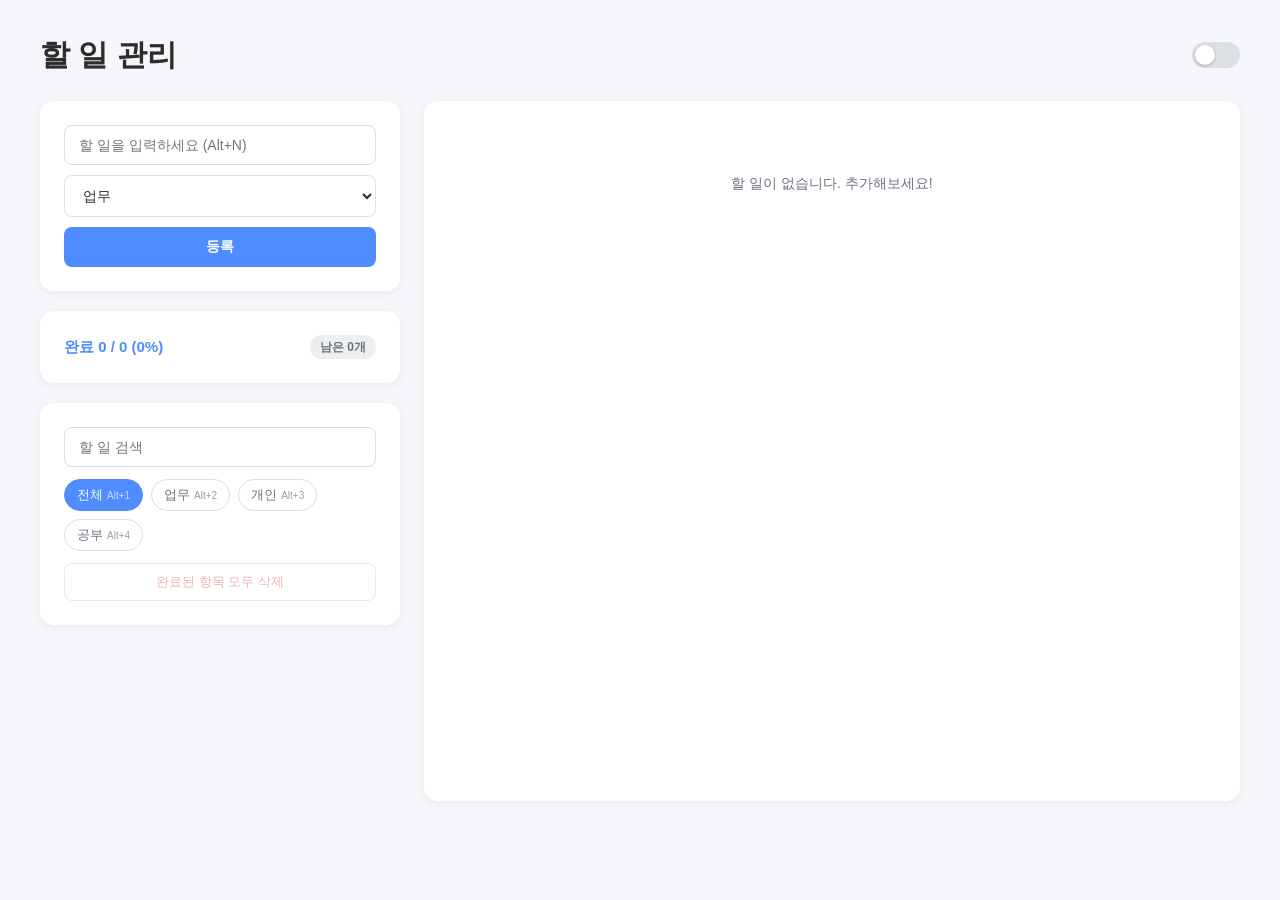
<file: web_version/index.html>
<!DOCTYPE html>
<html lang="ko">
<head>
  <meta charset="UTF-8" />
  <meta name="viewport" content="width=device-width, initial-scale=1.0" />
  <title>할 일 관리</title>
  <link rel="stylesheet" href="style.css" />
</head>
<body>
  <div class="app">
    <header class="app-header">
      <h1 class="app-title">할 일 관리</h1>
      <button
        id="theme-toggle"
        class="theme-toggle"
        type="button"
        aria-label="다크 모드 전환 (Alt+D)"
        aria-pressed="false"
        title="다크 모드 전환 (Alt+D)"
      >
        <span class="theme-toggle-thumb"></span>
      </button>
    </header>

    <div class="layout">
      <!-- 사이드바: 입력 / 진행률 / 검색·필터 -->
      <aside class="sidebar">
        <!-- 입력 영역 -->
        <section class="input-card">
          <input type="text" id="todo-input" class="todo-input" placeholder="할 일을 입력하세요 (Alt+N)" />
          <select id="category-select" class="category-select">
            <option value="업무">업무</option>
            <option value="개인">개인</option>
            <option value="공부">공부</option>
          </select>
          <button id="add-btn" class="add-btn" type="button">등록</button>
        </section>

        <!-- 진행률 영역 -->
        <section class="progress-card">
          <div class="progress-row">
            <span id="progress-text">완료 0 / 0 (0%)</span>
            <span id="remaining-badge" class="remaining-badge">남은 0개</span>
          </div>
        </section>

        <!-- 검색 / 필터 / 일괄 삭제 영역 -->
        <section class="toolbar-card">
          <input type="text" id="search-input" class="search-input" placeholder="할 일 검색" />
          <div class="filter-tabs" id="filter-tabs">
            <button type="button" class="filter-tab active" data-filter="전체">전체 <span class="filter-key">Alt+1</span></button>
            <button type="button" class="filter-tab" data-filter="업무">업무 <span class="filter-key">Alt+2</span></button>
            <button type="button" class="filter-tab" data-filter="개인">개인 <span class="filter-key">Alt+3</span></button>
            <button type="button" class="filter-tab" data-filter="공부">공부 <span class="filter-key">Alt+4</span></button>
          </div>
          <button id="clear-completed-btn" class="clear-completed-btn" type="button" disabled>완료된 항목 모두 삭제</button>
        </section>
      </aside>

      <!-- 목록 영역 -->
      <main class="main-content">
        <section class="list-card">
          <ul id="todo-list" class="todo-list"></ul>
          <p id="empty-message" class="empty-message">할 일이 없습니다. 추가해보세요!</p>
        </section>
      </main>
    </div>
  </div>

  <script src="script.js"></script>
</body>
</html>
</file>
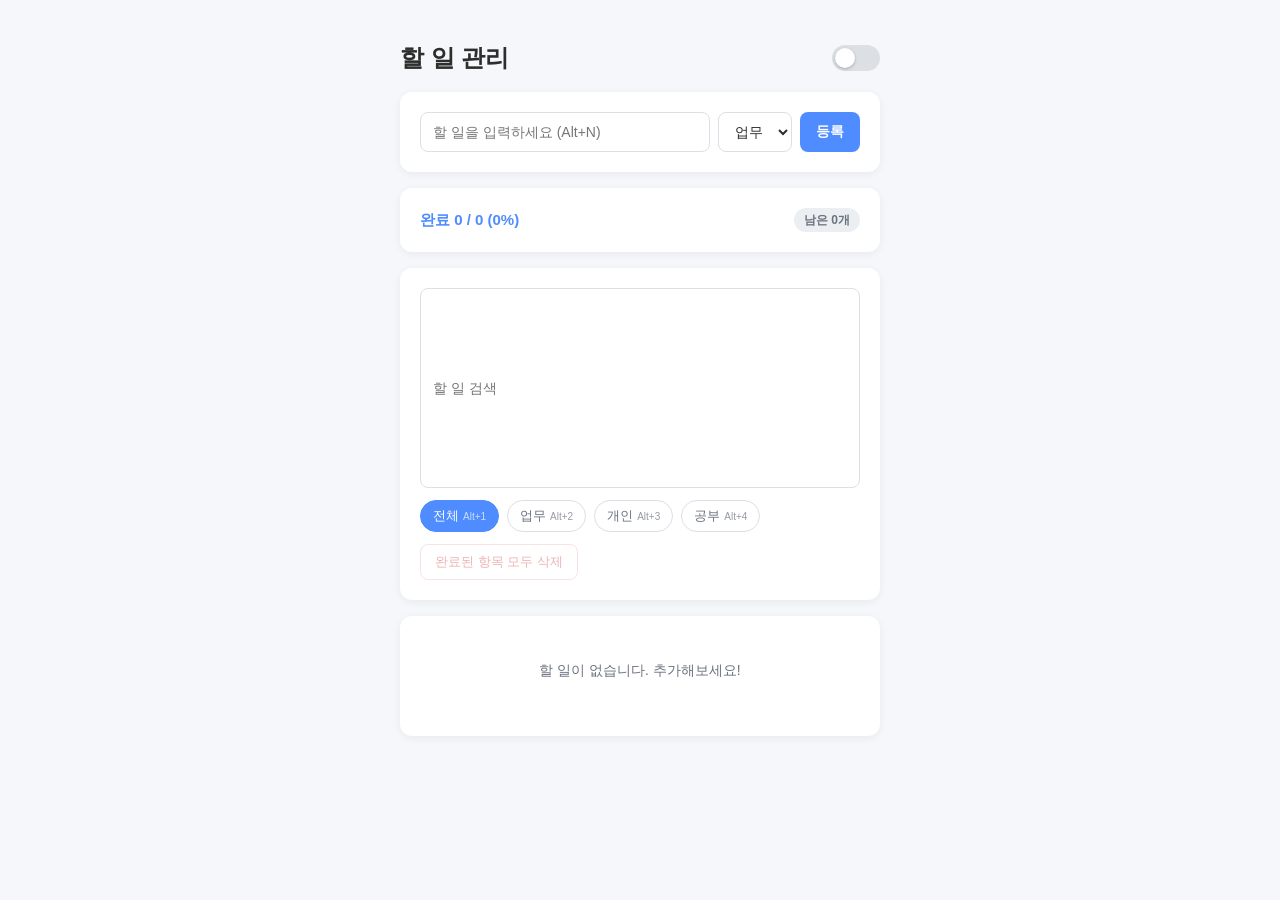
<file: 앱/index.html>
<!DOCTYPE html>
<html lang="ko">
<head>
  <meta charset="UTF-8" />
  <meta name="viewport" content="width=device-width, initial-scale=1.0" />
  <title>할 일 관리</title>
  <link rel="stylesheet" href="style.css" />
</head>
<body>
  <div class="app">
    <header class="app-header">
      <h1 class="app-title">할 일 관리</h1>
      <button
        id="theme-toggle"
        class="theme-toggle"
        type="button"
        aria-label="다크 모드 전환 (Alt+D)"
        aria-pressed="false"
        title="다크 모드 전환 (Alt+D)"
      >
        <span class="theme-toggle-thumb"></span>
      </button>
    </header>

    <!-- 입력 영역 -->
    <section class="input-card">
      <input type="text" id="todo-input" class="todo-input" placeholder="할 일을 입력하세요 (Alt+N)" />
      <select id="category-select" class="category-select">
        <option value="업무">업무</option>
        <option value="개인">개인</option>
        <option value="공부">공부</option>
      </select>
      <button id="add-btn" class="add-btn" type="button">등록</button>
    </section>

    <!-- 진행률 영역 -->
    <section class="progress-card">
      <div class="progress-row">
        <span id="progress-text">완료 0 / 0 (0%)</span>
        <span id="remaining-badge" class="remaining-badge">남은 0개</span>
      </div>
    </section>

    <!-- 검색 / 필터 / 일괄 삭제 영역 -->
    <section class="toolbar-card">
      <input type="text" id="search-input" class="search-input" placeholder="할 일 검색" />
      <div class="filter-tabs" id="filter-tabs">
        <button type="button" class="filter-tab active" data-filter="전체">전체 <span class="filter-key">Alt+1</span></button>
        <button type="button" class="filter-tab" data-filter="업무">업무 <span class="filter-key">Alt+2</span></button>
        <button type="button" class="filter-tab" data-filter="개인">개인 <span class="filter-key">Alt+3</span></button>
        <button type="button" class="filter-tab" data-filter="공부">공부 <span class="filter-key">Alt+4</span></button>
      </div>
      <button id="clear-completed-btn" class="clear-completed-btn" type="button" disabled>완료된 항목 모두 삭제</button>
    </section>

    <!-- 목록 영역 -->
    <section class="list-card">
      <ul id="todo-list" class="todo-list"></ul>
      <p id="empty-message" class="empty-message">할 일이 없습니다. 추가해보세요!</p>
    </section>
  </div>

  <script src="script.js"></script>
</body>
</html>
</file>
<file: web_version/style.css>
* {
  box-sizing: border-box;
  margin: 0;
  padding: 0;
}

:root {
  --color-bg: #f5f7fa;
  --color-card-bg: #ffffff;
  --color-text: #2d2d2d;
  --color-text-muted: #6b7280;
  --color-border: #dcdfe4;
  --color-border-light: #eceff2;
  --color-primary: #4f8cff;
  --color-primary-hover: #3d78e6;
  --color-danger: #d64545;
  --color-danger-bg: #fdecec;
  --color-danger-border: #f5b5b5;
  --shadow-card: 0 2px 8px rgba(0, 0, 0, 0.06);
}

:root[data-theme="dark"] {
  --color-bg: #1a1a1a;
  --color-card-bg: #2d2d2d;
  --color-text: #e0e0e0;
  --color-text-muted: #a3a3a3;
  --color-border: #444444;
  --color-border-light: #3a3a3a;
  --shadow-card: 0 2px 8px rgba(0, 0, 0, 0.35);
}

body {
  min-height: 100vh;
  background-color: var(--color-bg);
  font-family: "Pretendard", "Apple SD Gothic Neo", "Malgun Gothic", sans-serif;
  color: var(--color-text);
  line-height: 1.5;
  transition: background-color 0.3s ease, color 0.3s ease;
}

/* 데스크톱: 뷰포트 전체 폭을 사용하는 넓은 레이아웃 */
.app {
  width: 100%;
  max-width: 1400px;
  margin: 0 auto;
  min-height: 100vh;
  display: flex;
  flex-direction: column;
  gap: 24px;
  padding: 32px 40px 48px;
}

.app-header {
  display: flex;
  align-items: center;
  justify-content: space-between;
  gap: 12px;
}

.app-title {
  font-size: 30px;
  font-weight: 700;
  color: var(--color-text);
}

/* 다크 모드 토글 */
.theme-toggle {
  position: relative;
  width: 48px;
  height: 26px;
  border-radius: 999px;
  border: none;
  background-color: var(--color-border);
  cursor: pointer;
  flex-shrink: 0;
  transition: background-color 0.3s ease;
}

.theme-toggle[aria-pressed="true"] {
  background-color: var(--color-primary);
}

.theme-toggle-thumb {
  position: absolute;
  top: 3px;
  left: 3px;
  width: 20px;
  height: 20px;
  border-radius: 50%;
  background-color: #ffffff;
  transition: transform 0.3s ease;
  box-shadow: 0 1px 3px rgba(0, 0, 0, 0.25);
}

.theme-toggle[aria-pressed="true"] .theme-toggle-thumb {
  transform: translateX(22px);
}

/* 데스크톱 2단 레이아웃: 좌측 컨트롤 사이드바 + 우측 목록 */
.layout {
  display: grid;
  grid-template-columns: 360px 1fr;
  gap: 24px;
  align-items: start;
  flex: 1;
  min-height: 0;
}

.sidebar {
  display: flex;
  flex-direction: column;
  gap: 20px;
  position: sticky;
  top: 32px;
}

.main-content {
  min-height: 0;
}

/* 카드 공통 스타일 */
.input-card,
.progress-card,
.toolbar-card,
.list-card {
  background-color: var(--color-card-bg);
  border-radius: 14px;
  padding: 24px;
  box-shadow: var(--shadow-card);
  transition: background-color 0.3s ease, box-shadow 0.3s ease;
}

/* 입력 영역 */
.input-card {
  display: flex;
  flex-direction: column;
  gap: 10px;
}

.todo-input,
.search-input {
  padding: 11px 14px;
  border: 1px solid var(--color-border);
  border-radius: 8px;
  font-size: 14px;
  min-width: 0;
  width: 100%;
  background-color: var(--color-card-bg);
  color: var(--color-text);
  transition: background-color 0.3s ease, color 0.3s ease, border-color 0.15s ease;
}

.todo-input:focus,
.category-select:focus,
.search-input:focus {
  outline: none;
  border-color: var(--color-primary);
}

.category-select {
  padding: 11px 14px;
  border: 1px solid var(--color-border);
  border-radius: 8px;
  font-size: 14px;
  width: 100%;
  background-color: var(--color-card-bg);
  color: var(--color-text);
  cursor: pointer;
  transition: background-color 0.3s ease, color 0.3s ease;
}

.add-btn {
  padding: 11px 16px;
  border: none;
  border-radius: 8px;
  background-color: var(--color-primary);
  color: #ffffff;
  font-size: 14px;
  font-weight: 600;
  cursor: pointer;
  width: 100%;
  transition: background-color 0.15s ease;
}

.add-btn:hover {
  background-color: var(--color-primary-hover);
}

/* 진행률 영역 */
.progress-row {
  display: flex;
  align-items: center;
  justify-content: space-between;
  flex-wrap: wrap;
  gap: 8px;
}

#progress-text {
  font-size: 15px;
  font-weight: 600;
  color: var(--color-primary);
}

.remaining-badge {
  font-size: 12px;
  font-weight: 600;
  color: var(--color-text-muted);
  background-color: var(--color-border-light);
  padding: 3px 10px;
  border-radius: 999px;
  transition: background-color 0.3s ease, color 0.3s ease;
}

/* 검색 / 필터 / 일괄 삭제 영역 */
.toolbar-card {
  display: flex;
  flex-direction: column;
  gap: 12px;
}

.search-input {
  width: 100%;
}

.filter-tabs {
  display: flex;
  gap: 8px;
  flex-wrap: wrap;
}

.filter-tab {
  display: inline-flex;
  align-items: center;
  gap: 4px;
  padding: 6px 12px;
  border-radius: 999px;
  border: 1px solid var(--color-border);
  background-color: var(--color-card-bg);
  color: var(--color-text-muted);
  font-size: 13px;
  cursor: pointer;
  transition: background-color 0.15s ease, color 0.15s ease, border-color 0.15s ease;
}

.filter-tab .filter-key {
  font-size: 10px;
  opacity: 0.7;
}

.filter-tab.active {
  background-color: var(--color-primary);
  border-color: var(--color-primary);
  color: #ffffff;
}

.filter-tab:hover:not(.active) {
  border-color: var(--color-primary);
  color: var(--color-primary);
}

.clear-completed-btn {
  align-self: stretch;
  padding: 9px 14px;
  border: 1px solid var(--color-danger-border);
  border-radius: 8px;
  background-color: var(--color-card-bg);
  color: var(--color-danger);
  font-size: 13px;
  cursor: pointer;
  transition: background-color 0.15s ease;
}

.clear-completed-btn:hover:not(:disabled) {
  background-color: var(--color-danger-bg);
}

.clear-completed-btn:disabled {
  opacity: 0.4;
  cursor: not-allowed;
}

/* 목록 영역: 넓은 화면에서는 카드가 여러 열로 흐르도록 그리드 사용 */
.list-card {
  min-height: calc(100vh - 200px);
}

.todo-list {
  list-style: none;
  display: grid;
  grid-template-columns: repeat(auto-fill, minmax(320px, 1fr));
  gap: 12px;
  align-content: start;
}

.empty-message {
  grid-column: 1 / -1;
  text-align: center;
  color: var(--color-text-muted);
  font-size: 14px;
  padding: 48px 0;
}

.todo-item {
  display: flex;
  flex-wrap: wrap;
  align-items: center;
  gap: 8px;
  padding: 14px;
  border: 1px solid var(--color-border-light);
  border-radius: 10px;
  transition: background-color 0.15s ease, border-color 0.3s ease;
}

.todo-item:hover {
  background-color: var(--color-bg);
}

.todo-checkbox {
  width: 18px;
  height: 18px;
  accent-color: var(--color-primary);
  cursor: pointer;
  flex-shrink: 0;
}

.todo-text {
  flex: 1 1 100%;
  order: -1;
  font-size: 15px;
  color: var(--color-text);
  word-break: break-word;
}

.todo-text.completed {
  text-decoration: line-through;
  color: var(--color-text-muted);
}

.todo-edit-input {
  flex: 1 1 100%;
  order: -1;
  padding: 6px 8px;
  border: 1px solid var(--color-primary);
  border-radius: 6px;
  font-size: 14px;
  background-color: var(--color-card-bg);
  color: var(--color-text);
}

.todo-category {
  font-size: 12px;
  font-weight: 600;
  padding: 3px 10px;
  border-radius: 999px;
  white-space: nowrap;
}

.todo-category[data-category="업무"] {
  background-color: #e3edff;
  color: #2f6fed;
}

.todo-category[data-category="개인"] {
  background-color: #e1f7e9;
  color: #1f9d55;
}

.todo-category[data-category="공부"] {
  background-color: #f2e6ff;
  color: #8b3fe8;
}

:root[data-theme="dark"] .todo-category[data-category="업무"] {
  background-color: #1c355e;
  color: #8fb8ff;
}

:root[data-theme="dark"] .todo-category[data-category="개인"] {
  background-color: #163b28;
  color: #6fdb9c;
}

:root[data-theme="dark"] .todo-category[data-category="공부"] {
  background-color: #3a2358;
  color: #c9a3ff;
}

.edit-btn,
.delete-btn {
  padding: 6px 10px;
  border: 1px solid var(--color-border);
  border-radius: 6px;
  background-color: var(--color-card-bg);
  color: var(--color-text);
  font-size: 12px;
  cursor: pointer;
  flex-shrink: 0;
  margin-left: auto;
  transition: background-color 0.15s ease, border-color 0.15s ease, color 0.15s ease;
}

.edit-btn:hover {
  background-color: var(--color-bg);
}

.delete-btn:hover {
  background-color: var(--color-danger-bg);
  border-color: var(--color-danger-border);
  color: var(--color-danger);
}

/* 태블릿: 사이드바를 목록 위로 이동 */
@media (max-width: 1024px) {
  .app {
    padding: 24px 24px 40px;
  }

  .layout {
    grid-template-columns: 1fr;
  }

  .sidebar {
    position: static;
    flex-direction: row;
    flex-wrap: wrap;
  }

  .input-card,
  .progress-card,
  .toolbar-card {
    flex: 1 1 280px;
  }

  .list-card {
    min-height: 320px;
  }
}

/* 반응형: 좁은 화면 (모바일) */
@media (max-width: 480px) {
  .app {
    padding: 20px 12px 32px;
    gap: 16px;
  }

  .app-title {
    font-size: 22px;
  }

  .sidebar {
    flex-direction: column;
  }

  .todo-list {
    grid-template-columns: 1fr;
  }

  /* 터치 친화적인 버튼 크기 */
  .add-btn,
  .clear-completed-btn,
  .filter-tab,
  .edit-btn,
  .delete-btn {
    min-height: 40px;
  }

  .todo-checkbox {
    width: 22px;
    height: 22px;
  }

  .theme-toggle {
    width: 52px;
    height: 30px;
  }

  .theme-toggle-thumb {
    width: 24px;
    height: 24px;
  }

  .theme-toggle[aria-pressed="true"] .theme-toggle-thumb {
    transform: translateX(22px);
  }

  .filter-key {
    display: none;
  }
}
</file>
<file: 앱/style.css>
* {
  box-sizing: border-box;
  margin: 0;
  padding: 0;
}

:root {
  --color-bg: #f5f7fa;
  --color-card-bg: #ffffff;
  --color-text: #2d2d2d;
  --color-text-muted: #6b7280;
  --color-border: #dcdfe4;
  --color-border-light: #eceff2;
  --color-primary: #4f8cff;
  --color-primary-hover: #3d78e6;
  --color-danger: #d64545;
  --color-danger-bg: #fdecec;
  --color-danger-border: #f5b5b5;
  --shadow-card: 0 2px 8px rgba(0, 0, 0, 0.06);
}

:root[data-theme="dark"] {
  --color-bg: #1a1a1a;
  --color-card-bg: #2d2d2d;
  --color-text: #e0e0e0;
  --color-text-muted: #a3a3a3;
  --color-border: #444444;
  --color-border-light: #3a3a3a;
  --shadow-card: 0 2px 8px rgba(0, 0, 0, 0.35);
}

body {
  min-height: 100vh;
  display: flex;
  justify-content: center;
  background-color: var(--color-bg);
  font-family: "Pretendard", "Apple SD Gothic Neo", "Malgun Gothic", sans-serif;
  color: var(--color-text);
  padding: 40px 16px;
  line-height: 1.5;
  transition: background-color 0.3s ease, color 0.3s ease;
}

.app {
  width: 100%;
  max-width: 480px;
  display: flex;
  flex-direction: column;
  gap: 16px;
}

.app-header {
  display: flex;
  align-items: center;
  justify-content: space-between;
  gap: 12px;
}

.app-title {
  font-size: 24px;
  font-weight: 700;
  color: var(--color-text);
}

/* 다크 모드 토글 */
.theme-toggle {
  position: relative;
  width: 48px;
  height: 26px;
  border-radius: 999px;
  border: none;
  background-color: var(--color-border);
  cursor: pointer;
  flex-shrink: 0;
  transition: background-color 0.3s ease;
}

.theme-toggle[aria-pressed="true"] {
  background-color: var(--color-primary);
}

.theme-toggle-thumb {
  position: absolute;
  top: 3px;
  left: 3px;
  width: 20px;
  height: 20px;
  border-radius: 50%;
  background-color: #ffffff;
  transition: transform 0.3s ease;
  box-shadow: 0 1px 3px rgba(0, 0, 0, 0.25);
}

.theme-toggle[aria-pressed="true"] .theme-toggle-thumb {
  transform: translateX(22px);
}

/* 카드 공통 스타일 */
.input-card,
.progress-card,
.toolbar-card,
.list-card {
  background-color: var(--color-card-bg);
  border-radius: 12px;
  padding: 20px;
  box-shadow: var(--shadow-card);
  transition: background-color 0.3s ease, box-shadow 0.3s ease;
}

/* 입력 영역 */
.input-card {
  display: flex;
  gap: 8px;
  flex-wrap: wrap;
}

.todo-input,
.search-input {
  flex: 1 1 200px;
  padding: 10px 12px;
  border: 1px solid var(--color-border);
  border-radius: 8px;
  font-size: 14px;
  min-width: 0;
  background-color: var(--color-card-bg);
  color: var(--color-text);
  transition: background-color 0.3s ease, color 0.3s ease, border-color 0.15s ease;
}

.todo-input:focus,
.category-select:focus,
.search-input:focus {
  outline: none;
  border-color: var(--color-primary);
}

.category-select {
  padding: 10px 12px;
  border: 1px solid var(--color-border);
  border-radius: 8px;
  font-size: 14px;
  background-color: var(--color-card-bg);
  color: var(--color-text);
  cursor: pointer;
  transition: background-color 0.3s ease, color 0.3s ease;
}

.add-btn {
  padding: 10px 16px;
  border: none;
  border-radius: 8px;
  background-color: var(--color-primary);
  color: #ffffff;
  font-size: 14px;
  font-weight: 600;
  cursor: pointer;
  transition: background-color 0.15s ease;
}

.add-btn:hover {
  background-color: var(--color-primary-hover);
}

/* 진행률 영역 */
.progress-row {
  display: flex;
  align-items: center;
  justify-content: space-between;
  flex-wrap: wrap;
  gap: 8px;
}

#progress-text {
  font-size: 15px;
  font-weight: 600;
  color: var(--color-primary);
}

.remaining-badge {
  font-size: 12px;
  font-weight: 600;
  color: var(--color-text-muted);
  background-color: var(--color-border-light);
  padding: 3px 10px;
  border-radius: 999px;
  transition: background-color 0.3s ease, color 0.3s ease;
}

/* 검색 / 필터 / 일괄 삭제 영역 */
.toolbar-card {
  display: flex;
  flex-direction: column;
  gap: 12px;
}

.search-input {
  width: 100%;
}

.filter-tabs {
  display: flex;
  gap: 8px;
  flex-wrap: wrap;
}

.filter-tab {
  display: inline-flex;
  align-items: center;
  gap: 4px;
  padding: 6px 12px;
  border-radius: 999px;
  border: 1px solid var(--color-border);
  background-color: var(--color-card-bg);
  color: var(--color-text-muted);
  font-size: 13px;
  cursor: pointer;
  transition: background-color 0.15s ease, color 0.15s ease, border-color 0.15s ease;
}

.filter-tab .filter-key {
  font-size: 10px;
  opacity: 0.7;
}

.filter-tab.active {
  background-color: var(--color-primary);
  border-color: var(--color-primary);
  color: #ffffff;
}

.filter-tab:hover:not(.active) {
  border-color: var(--color-primary);
  color: var(--color-primary);
}

.clear-completed-btn {
  align-self: flex-start;
  padding: 8px 14px;
  border: 1px solid var(--color-danger-border);
  border-radius: 8px;
  background-color: var(--color-card-bg);
  color: var(--color-danger);
  font-size: 13px;
  cursor: pointer;
  transition: background-color 0.15s ease;
}

.clear-completed-btn:hover:not(:disabled) {
  background-color: var(--color-danger-bg);
}

.clear-completed-btn:disabled {
  opacity: 0.4;
  cursor: not-allowed;
}

/* 목록 영역 */
.list-card {
  min-height: 120px;
}

.todo-list {
  list-style: none;
  display: flex;
  flex-direction: column;
  gap: 8px;
  max-height: 420px;
  overflow-y: auto;
  padding-right: 4px;
}

.empty-message {
  text-align: center;
  color: var(--color-text-muted);
  font-size: 14px;
  padding: 24px 0;
}

.todo-item {
  display: flex;
  align-items: center;
  gap: 8px;
  padding: 10px 12px;
  border: 1px solid var(--color-border-light);
  border-radius: 8px;
  transition: background-color 0.15s ease, border-color 0.3s ease;
}

.todo-item:hover {
  background-color: var(--color-bg);
}

.todo-checkbox {
  width: 18px;
  height: 18px;
  accent-color: var(--color-primary);
  cursor: pointer;
  flex-shrink: 0;
}

.todo-text {
  flex: 1;
  font-size: 14px;
  color: var(--color-text);
}

.todo-text.completed {
  text-decoration: line-through;
  color: var(--color-text-muted);
}

.todo-edit-input {
  flex: 1;
  padding: 6px 8px;
  border: 1px solid var(--color-primary);
  border-radius: 6px;
  font-size: 14px;
  background-color: var(--color-card-bg);
  color: var(--color-text);
}

.todo-category {
  font-size: 12px;
  font-weight: 600;
  padding: 3px 10px;
  border-radius: 999px;
  white-space: nowrap;
}

.todo-category[data-category="업무"] {
  background-color: #e3edff;
  color: #2f6fed;
}

.todo-category[data-category="개인"] {
  background-color: #e1f7e9;
  color: #1f9d55;
}

.todo-category[data-category="공부"] {
  background-color: #f2e6ff;
  color: #8b3fe8;
}

:root[data-theme="dark"] .todo-category[data-category="업무"] {
  background-color: #1c355e;
  color: #8fb8ff;
}

:root[data-theme="dark"] .todo-category[data-category="개인"] {
  background-color: #163b28;
  color: #6fdb9c;
}

:root[data-theme="dark"] .todo-category[data-category="공부"] {
  background-color: #3a2358;
  color: #c9a3ff;
}

.edit-btn,
.delete-btn {
  padding: 6px 10px;
  border: 1px solid var(--color-border);
  border-radius: 6px;
  background-color: var(--color-card-bg);
  color: var(--color-text);
  font-size: 12px;
  cursor: pointer;
  flex-shrink: 0;
  transition: background-color 0.15s ease, border-color 0.15s ease, color 0.15s ease;
}

.edit-btn:hover {
  background-color: var(--color-bg);
}

.delete-btn:hover {
  background-color: var(--color-danger-bg);
  border-color: var(--color-danger-border);
  color: var(--color-danger);
}

/* 반응형: 좁은 화면 */
@media (max-width: 480px) {
  body {
    padding: 24px 12px;
  }

  .input-card {
    flex-direction: column;
    align-items: stretch;
  }

  .todo-input,
  .category-select,
  .add-btn {
    flex: 1 1 auto;
    width: 100%;
  }

  .todo-item {
    flex-wrap: wrap;
  }

  .todo-text {
    flex: 1 1 100%;
    order: -1;
  }

  /* 터치 친화적인 버튼 크기 */
  .add-btn,
  .clear-completed-btn,
  .filter-tab,
  .edit-btn,
  .delete-btn {
    min-height: 40px;
  }

  .todo-checkbox {
    width: 22px;
    height: 22px;
  }

  .theme-toggle {
    width: 52px;
    height: 30px;
  }

  .theme-toggle-thumb {
    width: 24px;
    height: 24px;
  }

  .theme-toggle[aria-pressed="true"] .theme-toggle-thumb {
    transform: translateX(22px);
  }

  .filter-key {
    display: none;
  }
}
</file>
